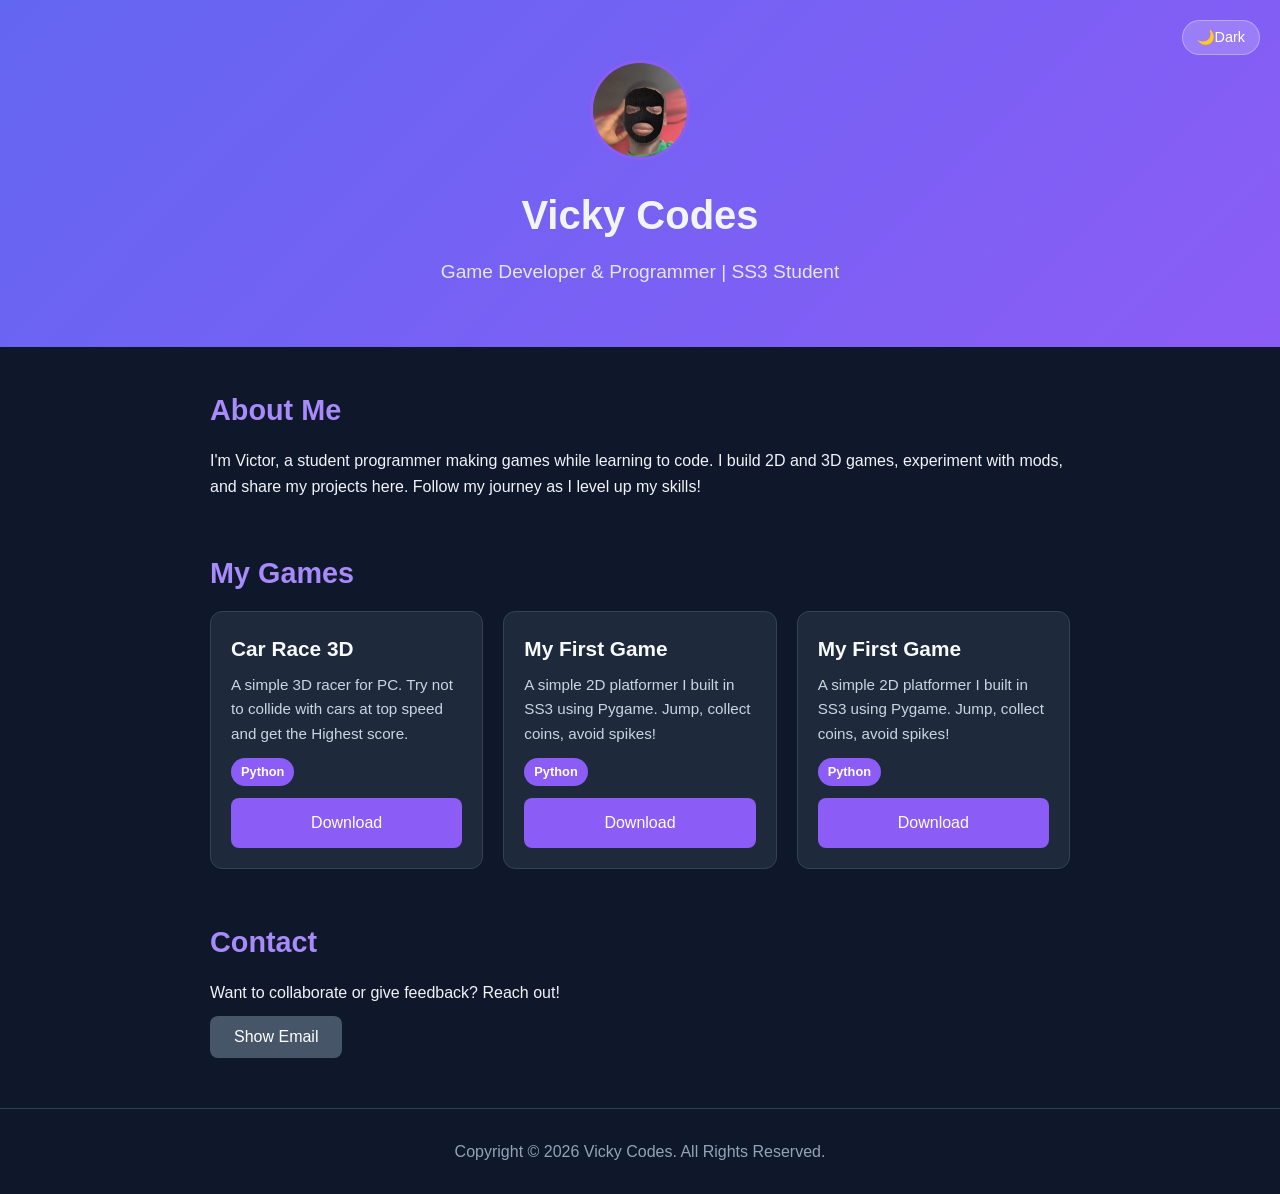
<file: index.html>
<!DOCTYPE html>
<html lang="en">
<head>
    <meta charset="UTF-8">
    <meta name="viewport" content="width=device-width, initial-scale=1.0">
    <title>Vicky Codes - Game Developer</title>
    <style>
        *{
            margin: 0;
            padding: 0;
            box-sizing: border-box;
            font-family: 'Segoe UI', Tahoma, Geneva, Verdana, sans-serif;
        }

        body{
            background: #0f172a;
            color: #f1f5f9;
            line-height: 1.6;
            transition: background 0.32 color 0.3s;
        }

        body.light{
            background: #f8fafc;
            color: #0f172a;
        }

        header{
            background: linear-gradient(135deg, #6366f1, #8b5cf6);
            padding: 60px 20px;
            text-align: center;
            position: relative;
        }

        header h1{
            font-size: 2.5rem;
            margin-bottom: 10px;
        }

        header p{
            font-size: 1.2rem;
            opacity: 0.9;
        }

        .toggle-btn{
            position: absolute;
            top: 20px;
            right: 20px;
            background: rgba(255, 255, 255, 0.2);
            border: 1px solid rgba(255, 255, 255, 0.3);
            color: white;
            padding: 8px 14px;
            border-radius: 20px;
            cursor: pointer;
            font-size: 0.9rem;
        }

        .container{
            max-width: 900px;
            margin: 40px auto;
            padding: 0 20px;
        }

        .section{
            margin-bottom: 50px;
        }

        h2{
            color: #a78bfa;
            margin-bottom: 15px;
            font-size: 1.8rem;
        }

        body.light h2{
            color: #6366f1;
        }

        .games{
            display: grid;
            grid-template-columns: repeat(auto-fit, minmax(250px, 1fr));
            gap: 20px;
        }

        .game-card{
            background: #1e293b;
            padding: 20px;
            border-radius: 12px;
            border: 1px solid #334155;
            transition: all 0.3s ease;
            display: flex;
            flex-direction: column;
        }

        body.light .game-card{
            background: #ffffff;
            border: 1px solid #e2e8f0;
        }

        .game-card:hover{
            transform: translateY(-5px);
            background: #334155;
            border-color: #8b5cf6;
            box-shadow: 0 8px 20px rgba(139, 92, 246, 0.3);
        }

        body.light .game-card:hover{
            background: #f1f5f9;
            box-shadow: 0 8px 20px rgba(99, 102, 241, 0.2);
        }

        .game-card h3{
            color: #f8fafc;
            font-size: 1.3rem;
            margin-bottom: 8px;
        }

        body.light .game-card h3{
            color: #0f172a;
        }

        .game-card p{
            color: #cbd5e1;
            font-size: 0.95rem;
            margin-bottom: 12px;
            flex-grow: 1;
        }

        body.light .game-card p{
            color: #475569;
        }

        .game-tag{
            display: inline-block;
            background: #8b5cf6;
            color: white;
            padding: 4px 10px;
            border-radius: 20px;
            font-size: 0.8rem;
            font-weight: 600;
            margin-bottom: 12px;
            width: fit-content;
        }

        .btn{
            background: #8b5cf6;
            color: white;
            border: none;
            padding: 12px 24px;
            border-radius: 8px;
            cursor: pointer;
            font-size: 1rem;
            text-decoration: none;
            text-align: center;
            transition: background 0.2s;
            display: inline-block;
        }

        .btn:hover{
            background: #7c3aed;
        }

        .btn-secondary{
            background: #475569;
            margin-top: 10px;
        }

        footer{
            text-align: center;
            padding: 30px 20px;
            border-top: 1px solid #334155;
            color: #94a3b8;
        }

        /* MOBILE RESPONSIVE */
        @media (max-width: 768px) {
            header { padding: 40px 15px; }
            header h1 { font-size: 1.8rem; }
            header p { font-size: 1rem; }
            .container { margin: 30px auto; padding: 0 15px; }
            h2 { font-size: 1.5rem; }
            .games { grid-template-columns: 1fr; gap: 15px; }
            .game-card { padding: 15px; }
            .game-card:hover { transform: none; }
            .toggle-btn { top: 10px; right: 10px; }
        }

        .profile-pic{
            width: 100px;
            height: 100px;
            border-radius: 50%;
            object-fit: cover;
            border: 3px solid #8b5cf6;
            margin-bottom: 15px;
        }

        body.light .profile-pic{
            border-color: #6366f1;
        }
    </style>
</head>
<body>

    <header>
        <button class="toggle-btn" onclick="toggleTheme()">&#x1F319;Dark</button>

        <img src="images/profile.jpg" alt="Vicky Codes" class="profile-pic">

        <h1>Vicky Codes</h1>
        <p>Game Developer & Programmer | SS3 Student</p>
    </header>

    <div class="container">
        <section class="section">
            <h2>About Me</h2>
            <p>I'm Victor, a student programmer making games while learning to code.
                 I build 2D and 3D games, experiment with mods, and share my projects here.
                 Follow my journey as I level up my skills!
            </p>
        </section>

        <section class="section">
            <h2>My Games</h2>
            <div class="games">

                <!-- GAME 1 -->
                 <div class="game-card">
                    <h3>Car Race 3D</h3>
                    <p>A simple 3D racer for PC. Try not to collide with cars at top speed and get the Highest score.</p>
                    <span class="game-tag">Python</span>
                    <a href="games/Carrace(VC).rar" class="btn" download>Download</a> <!-- phone.apk -->
                 </div>

                 <!-- GAME 2 -->
                 <div class="game-card">
                    <h3>My First Game</h3>
                    <p>A simple 2D platformer I built in SS3 using Pygame. Jump, collect coins, avoid spikes!</p>
                    <span class="game-tag">Python</span>
                    <a href="games/firstgame.zip" class="btn" download>Download</a>
                 </div>

                 <!-- GAME 3 -->
                 <div class="game-card">
                    <h3>My First Game</h3>
                    <p>A simple 2D platformer I built in SS3 using Pygame. Jump, collect coins, avoid spikes!</p>
                    <span class="game-tag">Python</span>
                    <a href="games/firstgame.zip" class="btn" download>Download</a>
                 </div>

            </div>
        </section>

        <section class="section">
            <h2>Contact</h2>
            <p>Want to collaborate or give feedback? Reach out!</p>
            <button class="btn btn-secondary" onclick="document.getElementById('email').style.display='block'">
                Show Email
            </button>
        </section>

    </div>
    <footer>
        <p>Copyright &#169; 2026 Vicky Codes. All Rights Reserved.</p>
    </footer>

    <script>
        // Dark/Light mode toggle
        function toggleTheme() {
            document.body.classList.toggle('light');
            const btn = document.querySelector('.toggle-btn');
            if (document.body.classList.contains('light')) {
                btn.innerHTML = '&#x2600; Light';
                localStorage.setItem('theme', 'light');
            } else {
                btn.innerHTML = '&#x1F319; Dark';
                localStorage.setItem('theme', 'dark');
            }
        }

        // Load saved theme
        if (localStorage.getItem('theme') === 'light') {
            document.body.classList.add('light');
            document.querySelector('.toggle-btn').innerHTML = '&#x2600; Light';
        }
    </script>
</body>
</html>
</file>
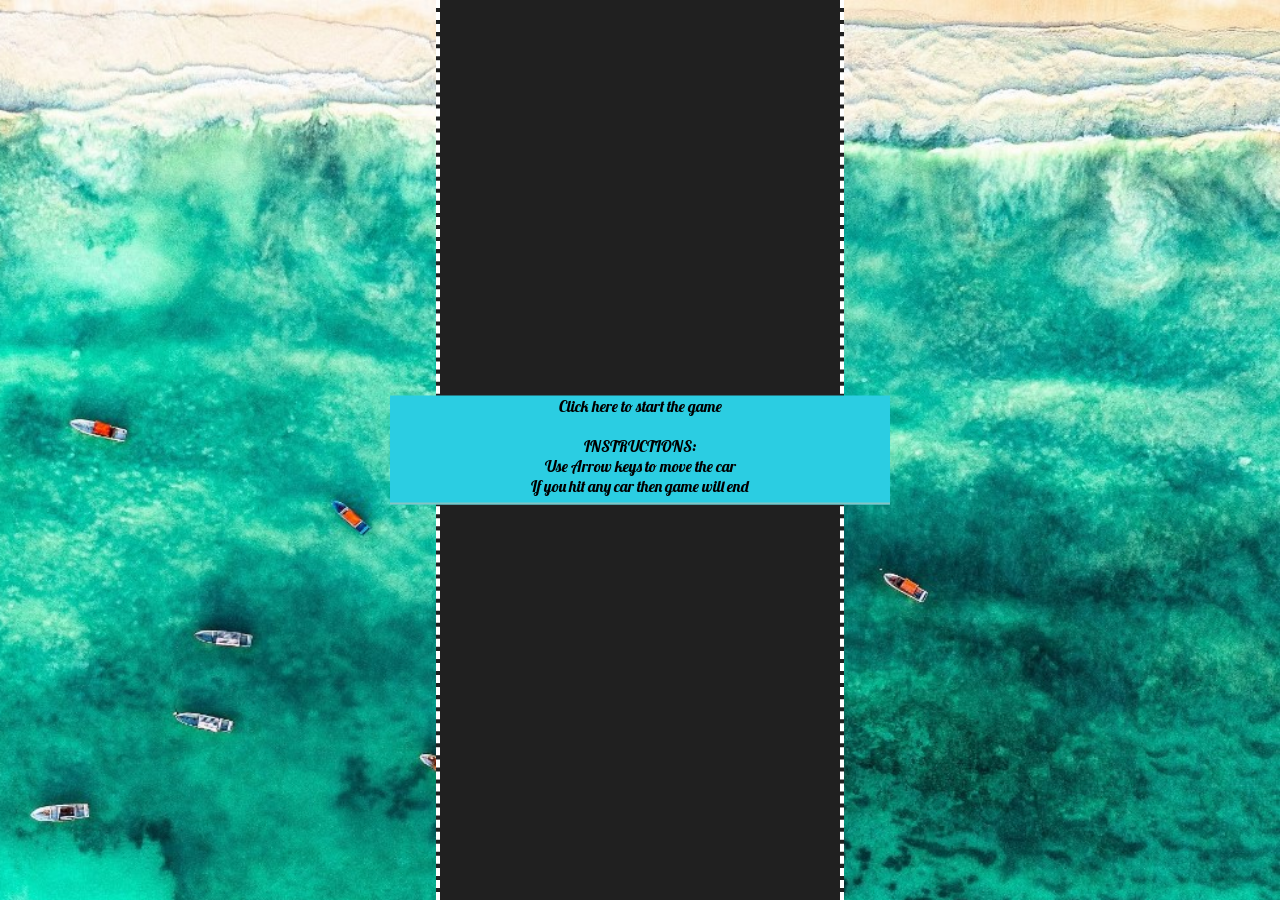
<file: games/Carrace(VC)/Carrace(VC)/index.html>
<!DOCTYPE html>
<html lang="en">
<head>
<meta charset="UTF-8">
<meta name="viewport" content="width=device-width, initial-scale=1.0">
<title>Game</title>
<link href="https://fonts.googleapis.com/css2?family=Lobster&display=swap" rel="stylesheet">
<link rel="stylesheet" href="newgame.css">
<!-- <script src="newgame.js"></script> -->
</head>
<body>
<div class="game">
<div class="score"></div>
<div class="highScore"></div>
<div class="startScreen">
<p class="ClickToStart">Click here to start the game <br><br></p>
<p> INSTRUCTIONS: <br>
Use Arrow keys to move the car <br>
If you hit any car then game will end</p>
</div>
<div class="gameArea"></div>
</div>
<script src="game.js"></script>
</body>
</html>
</file>
<file: games/Carrace(VC)/Carrace(VC)/newgame.css>
* {
margin: 0;
padding: 0;
font-family: 'Lobster', cursive;
}
.game{
background-image: url(bg.PNG);
background-repeat: no-repeat;
background-size: 100% 100%;
}
.hide {
display: none;
}
.startScreen {
width: 500px;
height: 107px;
line-height: 20px;
position: absolute;
top: 50%;
left: 50%;
transform: translate(-50%, -50%);
z-index: 2;
margin: auto;
background-color: rgb(43, 205, 226);
text-align: center;
border-bottom: 2px solid rgb(132, 197, 197);
}
.score,
.highScore {
position: absolute;
top: 10px;
left: 20px;
text-align: center;
background-color: rgb(100, 224, 156);
width: 200px;
color: rgb(59, 40, 40);
line-height: 40px;
border-radius: 4px;
font-size: 1.2em;
}
.ClickToStart {
cursor: pointer;
}
.gameArea {
height: 100vh;
width: 400px;
margin: auto;
position: relative;
background-color: rgb(32, 32, 32);
overflow: hidden;
border-left: 4px dashed white;
border-right: 4px dashed white;
}
.car{
background: url(car.png);
background-repeat: no-repeat;
background-size: 100% 100%;
height: 75px;
width: 50px;
position: absolute;
top: 520px;
}
.Opponents {
background: url(opponentcar.png);
background-repeat: no-repeat;
background-size: 100% 100%;
height: 75px;
width: 50px;
position: absolute;
top: 520px;
}
.roadLines {
height: 100px;
width: 10px;
background-color: white;
position: absolute;
margin-left: 195px;
}
</file>
